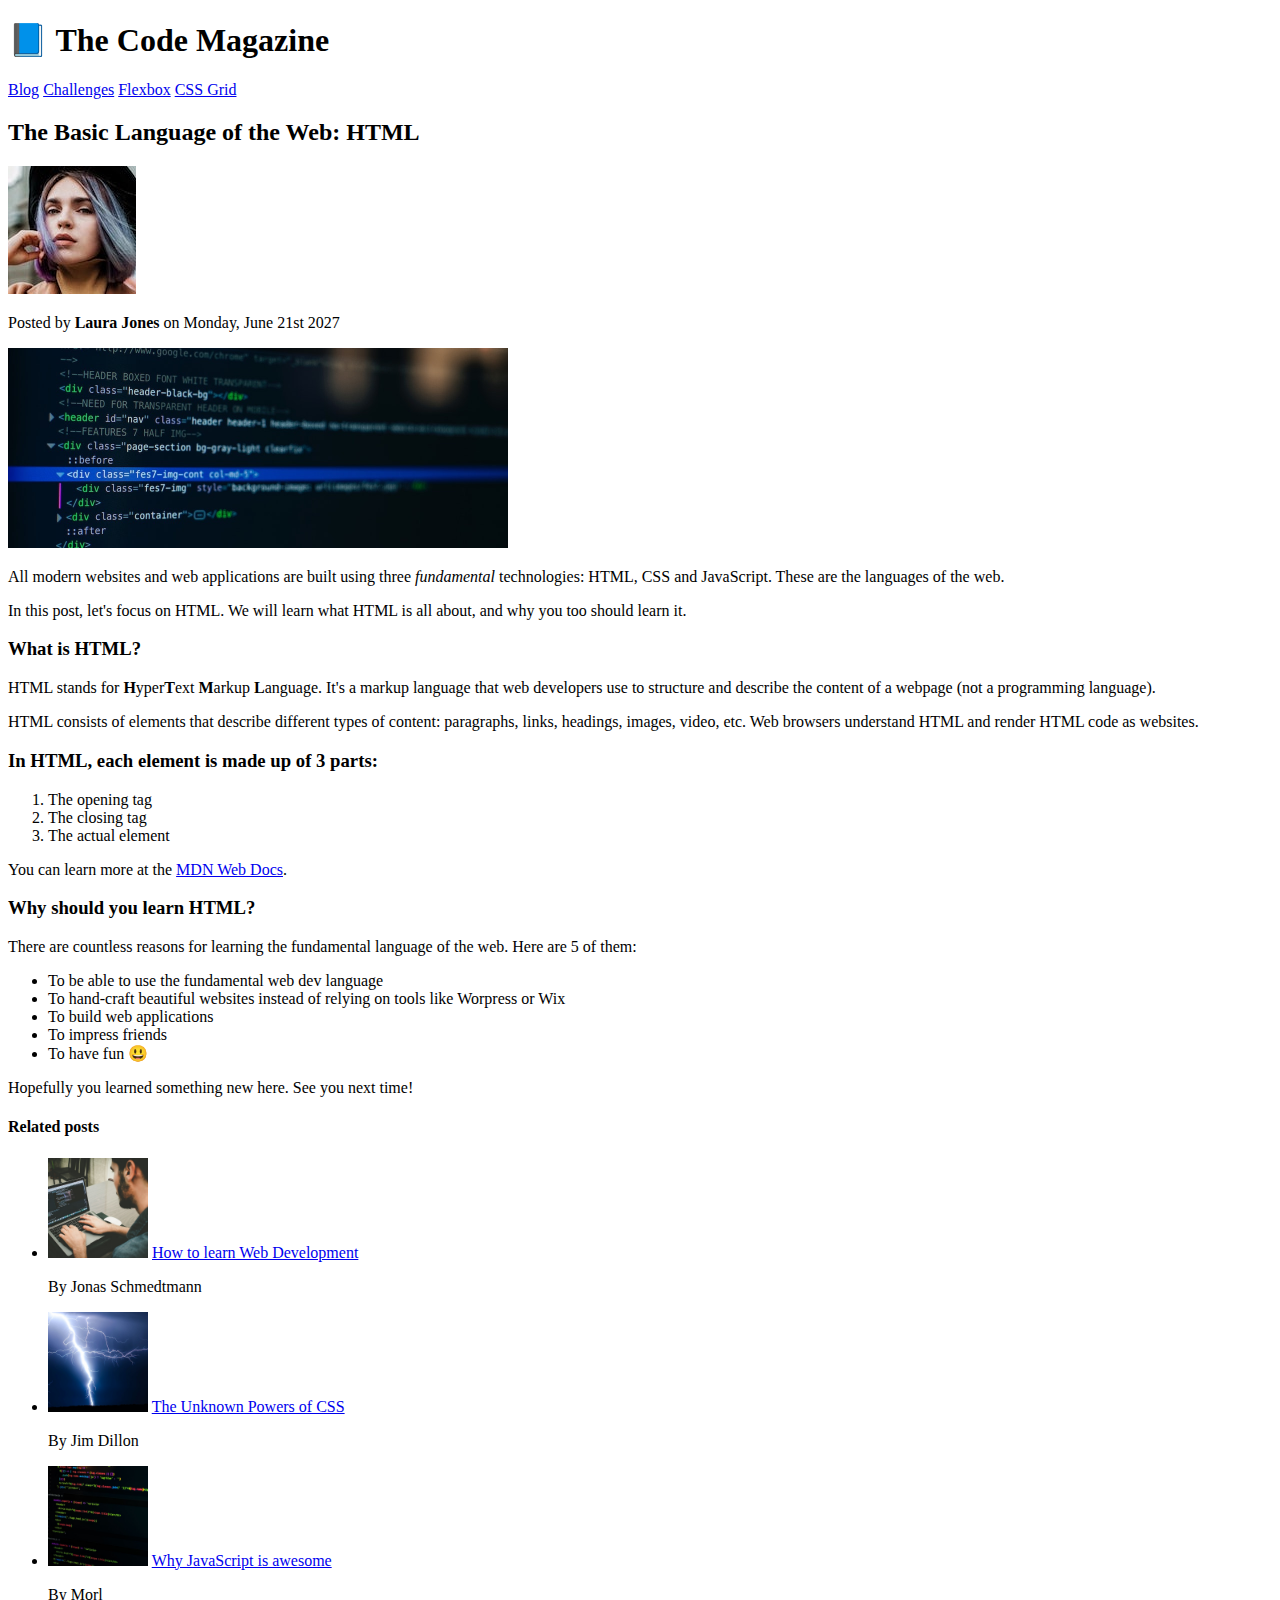
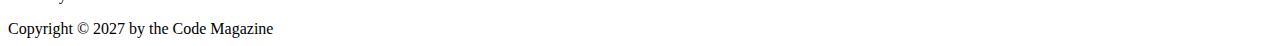
<file: css-course/html-css-course-master/starter/02-HTML-Fundamentals/index.html>
<!DOCTYPE html>
<html lang="en">
  <head>
    <meta charset="UTF-8" />
    <meta http-equiv="X-UA-Compatible" content="IE=edge" />
    <meta name="viewport" content="width=device-width, initial-scale=1.0" />
    <title>The Basic Language of the Web: HTML</title>
  </head>
  <body>
    <header>
      <h1>📘 The Code Magazine</h1>

      <nav>
        <a href="blog.html">Blog</a>
        <a href="#">Challenges</a>
        <a href="#">Flexbox</a>
        <a href="#">CSS Grid</a>
      </nav>
    </header>

    <article>
      <header>
        <h2>The Basic Language of the Web: HTML</h2>

        <img src="img/laura-jones.jpg" alt="Author picture" />

        <p>Posted by <strong>Laura Jones</strong> on Monday, June 21st 2027</p>

        <img
          src="img/post-img.jpg"
          alt="HTML code on a screen"
          width="500"
          height="200"
        />
      </header>

      <p>
        All modern websites and web applications are built using three
        <em>fundamental</em>
        technologies: HTML, CSS and JavaScript. These are the languages of the
        web.
      </p>

      <p>
        In this post, let's focus on HTML. We will learn what HTML is all about,
        and why you too should learn it.
      </p>

      <h3>What is HTML?</h3>
      <p>
        HTML stands for <strong>H</strong>yper<strong>T</strong>ext
        <strong>M</strong>arkup <strong>L</strong>anguage. It's a markup
        language that web developers use to structure and describe the content
        of a webpage (not a programming language).
      </p>

      <p>
        HTML consists of elements that describe different types of content:
        paragraphs, links, headings, images, video, etc. Web browsers understand
        HTML and render HTML code as websites.
      </p>

      <h3>In HTML, each element is made up of 3 parts:</h3>
      <ol>
        <li>The opening tag</li>
        <li>The closing tag</li>
        <li>The actual element</li>
      </ol>
      <p>
        You can learn more at the
        <a
          href="https://developer.mozilla.org/en-US/docs/Web/HTML"
          target="_blank"
        >
          MDN Web Docs</a
        >.
      </p>

      <h3>Why should you learn HTML?</h3>
      <p>
        There are countless reasons for learning the fundamental language of the
        web. Here are 5 of them:
      </p>

      <ul>
        <li>To be able to use the fundamental web dev language</li>
        <li>
          To hand-craft beautiful websites instead of relying on tools like
          Worpress or Wix
        </li>
        <li>To build web applications</li>
        <li>To impress friends</li>
        <li>To have fun 😃</li>
      </ul>

      <p>Hopefully you learned something new here. See you next time!</p>
    </article>

    <aside>
      <h4>Related posts</h4>
      <ul>
        <li>
          <img
            src="img/related-1.jpg"
            alt="Link to another article"
            width="100"
            height="100"
          />
          <a href="#">How to learn Web Development</a>
          <p>By Jonas Schmedtmann</p>
        </li>
        <li>
          <img
            src="img/related-2.jpg"
            alt="Link to another article"
            width="100"
            height="100"
          />
          <a href="#">The Unknown Powers of CSS</a>
          <p>By Jim Dillon</p>
        </li>
        <li>
          <img
            src="img/related-3.jpg"
            alt="Link to another article"
            width="100"
            height="100"
          />
          <a href="#">Why JavaScript is awesome</a>
          <p>By Morl</p>
        </li>
      </ul>
    </aside>

    <footer>Copyright &copy; 2027 by the Code Magazine</footer>
  </body>
</html>
</file>
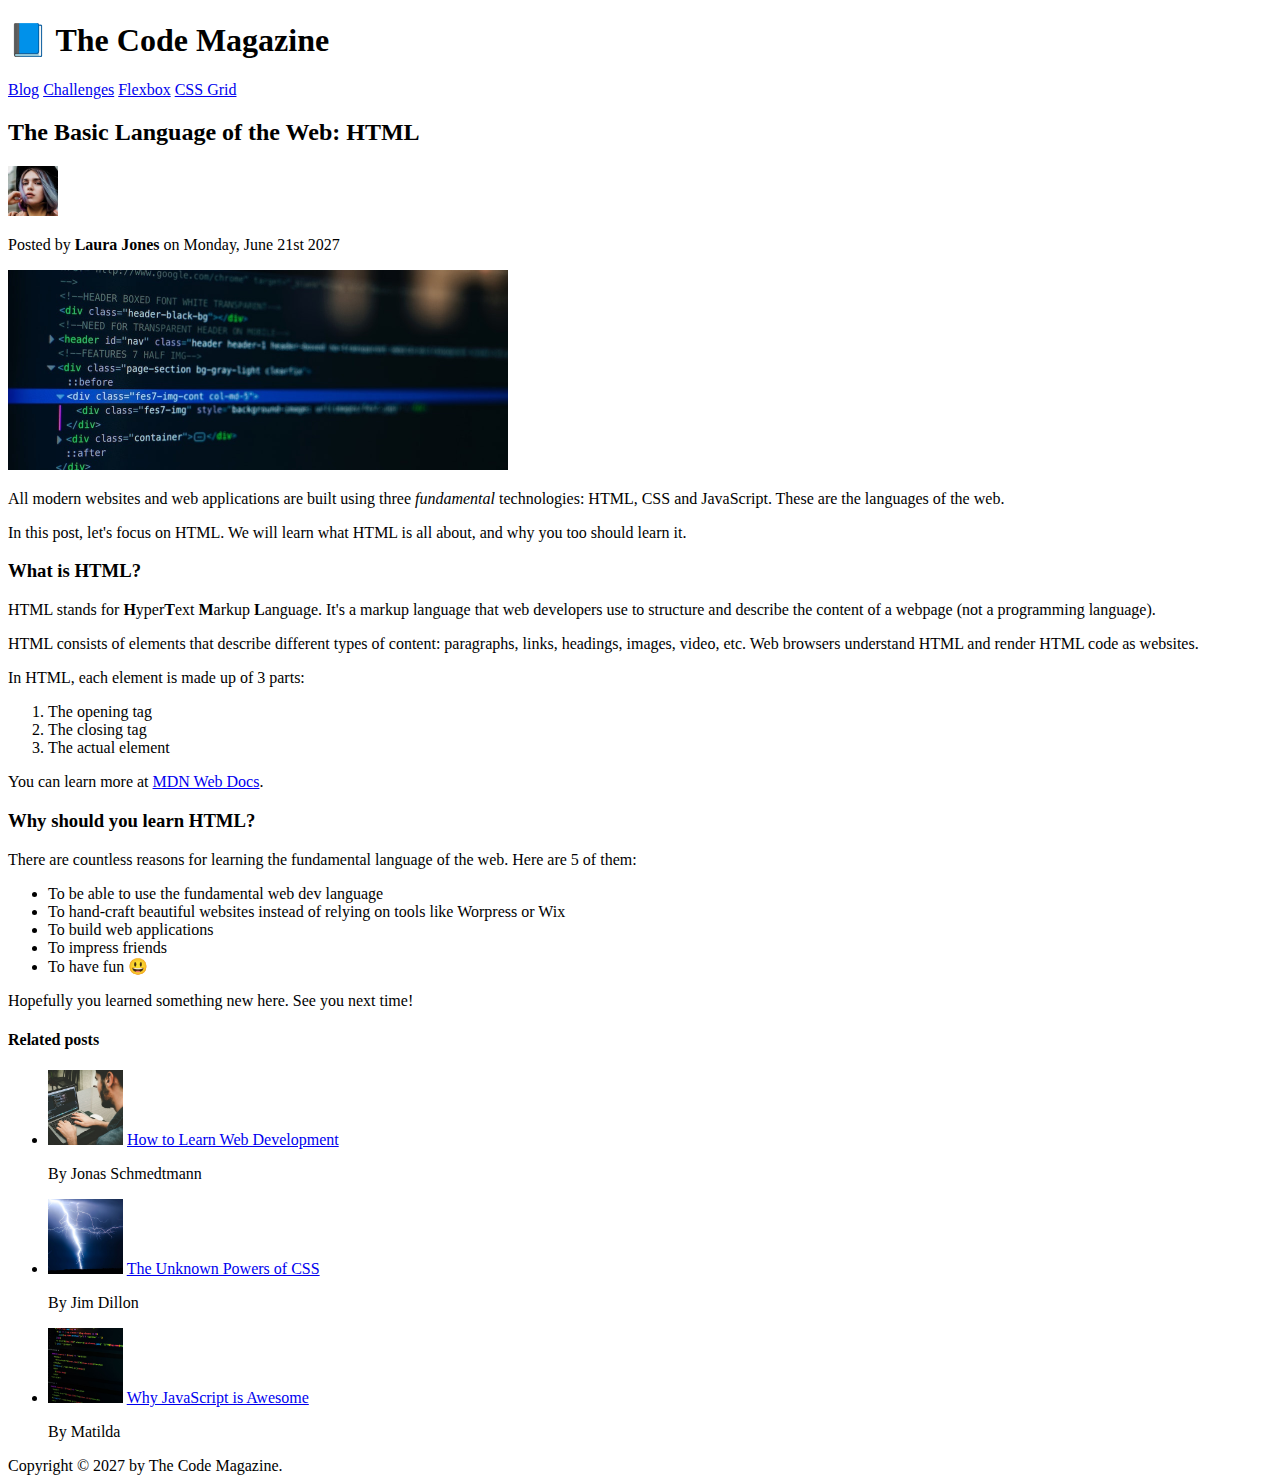
<file: css-course/html-css-course-master/starter/03-CSS-Fundamentals/index.html>
<!DOCTYPE html>
<html lang="en">
  <head>
    <meta charset="UTF-8" />
    <title>The Basic Language of the Web: HTML</title>
  </head>

  <body>
    <!--
    <h1>The Basic Language of the Web: HTML</h1>
    <h2>The Basic Language of the Web: HTML</h2>
    <h3>The Basic Language of the Web: HTML</h3>
    <h4>The Basic Language of the Web: HTML</h4>
    <h5>The Basic Language of the Web: HTML</h5>
    <h6>The Basic Language of the Web: HTML</h6>
    -->

    <header>
      <h1>📘 The Code Magazine</h1>

      <nav>
        <a href="blog.html">Blog</a>
        <a href="#">Challenges</a>
        <a href="#">Flexbox</a>
        <a href="#">CSS Grid</a>
      </nav>
    </header>

    <article>
      <header>
        <h2>The Basic Language of the Web: HTML</h2>

        <img
          src="img/laura-jones.jpg"
          alt="Headshot of Laura Jones"
          height="50"
          width="50"
        />

        <p>Posted by <strong>Laura Jones</strong> on Monday, June 21st 2027</p>

        <img
          src="img/post-img.jpg"
          alt="HTML code on a screen"
          width="500"
          height="200"
        />
      </header>

      <p>
        All modern websites and web applications are built using three
        <em>fundamental</em>
        technologies: HTML, CSS and JavaScript. These are the languages of the
        web.
      </p>

      <p>
        In this post, let's focus on HTML. We will learn what HTML is all about,
        and why you too should learn it.
      </p>

      <h3>What is HTML?</h3>
      <p>
        HTML stands for <strong>H</strong>yper<strong>T</strong>ext
        <strong>M</strong>arkup <strong>L</strong>anguage. It's a markup
        language that web developers use to structure and describe the content
        of a webpage (not a programming language).
      </p>
      <p>
        HTML consists of elements that describe different types of content:
        paragraphs, links, headings, images, video, etc. Web browsers understand
        HTML and render HTML code as websites.
      </p>
      <p>In HTML, each element is made up of 3 parts:</p>

      <ol>
        <li>The opening tag</li>
        <li>The closing tag</li>
        <li>The actual element</li>
      </ol>

      <p>
        You can learn more at
        <a
          href="https://developer.mozilla.org/en-US/docs/Web/HTML"
          target="_blank"
          >MDN Web Docs</a
        >.
      </p>

      <h3>Why should you learn HTML?</h3>

      <p>
        There are countless reasons for learning the fundamental language of the
        web. Here are 5 of them:
      </p>

      <ul>
        <li>To be able to use the fundamental web dev language</li>
        <li>
          To hand-craft beautiful websites instead of relying on tools like
          Worpress or Wix
        </li>
        <li>To build web applications</li>
        <li>To impress friends</li>
        <li>To have fun 😃</li>
      </ul>

      <p>Hopefully you learned something new here. See you next time!</p>
    </article>

    <aside>
      <h4>Related posts</h4>

      <ul>
        <li>
          <img
            src="img/related-1.jpg"
            alt="Person programming"
            width="75"
            width="75"
          />
          <a href="#">How to Learn Web Development</a>
          <p>By Jonas Schmedtmann</p>
        </li>
        <li>
          <img src="img/related-2.jpg" alt="Lightning" width="75" heigth="75" />
          <a href="#">The Unknown Powers of CSS</a>
          <p>By Jim Dillon</p>
        </li>
        <li>
          <img
            src="img/related-3.jpg"
            alt="JavaScript code on a screen"
            width="75"
            height="75"
          />
          <a href="#">Why JavaScript is Awesome</a>
          <p>By Matilda</p>
        </li>
      </ul>
    </aside>

    <footer>Copyright &copy; 2027 by The Code Magazine.</footer>
  </body>
</html>
</file>
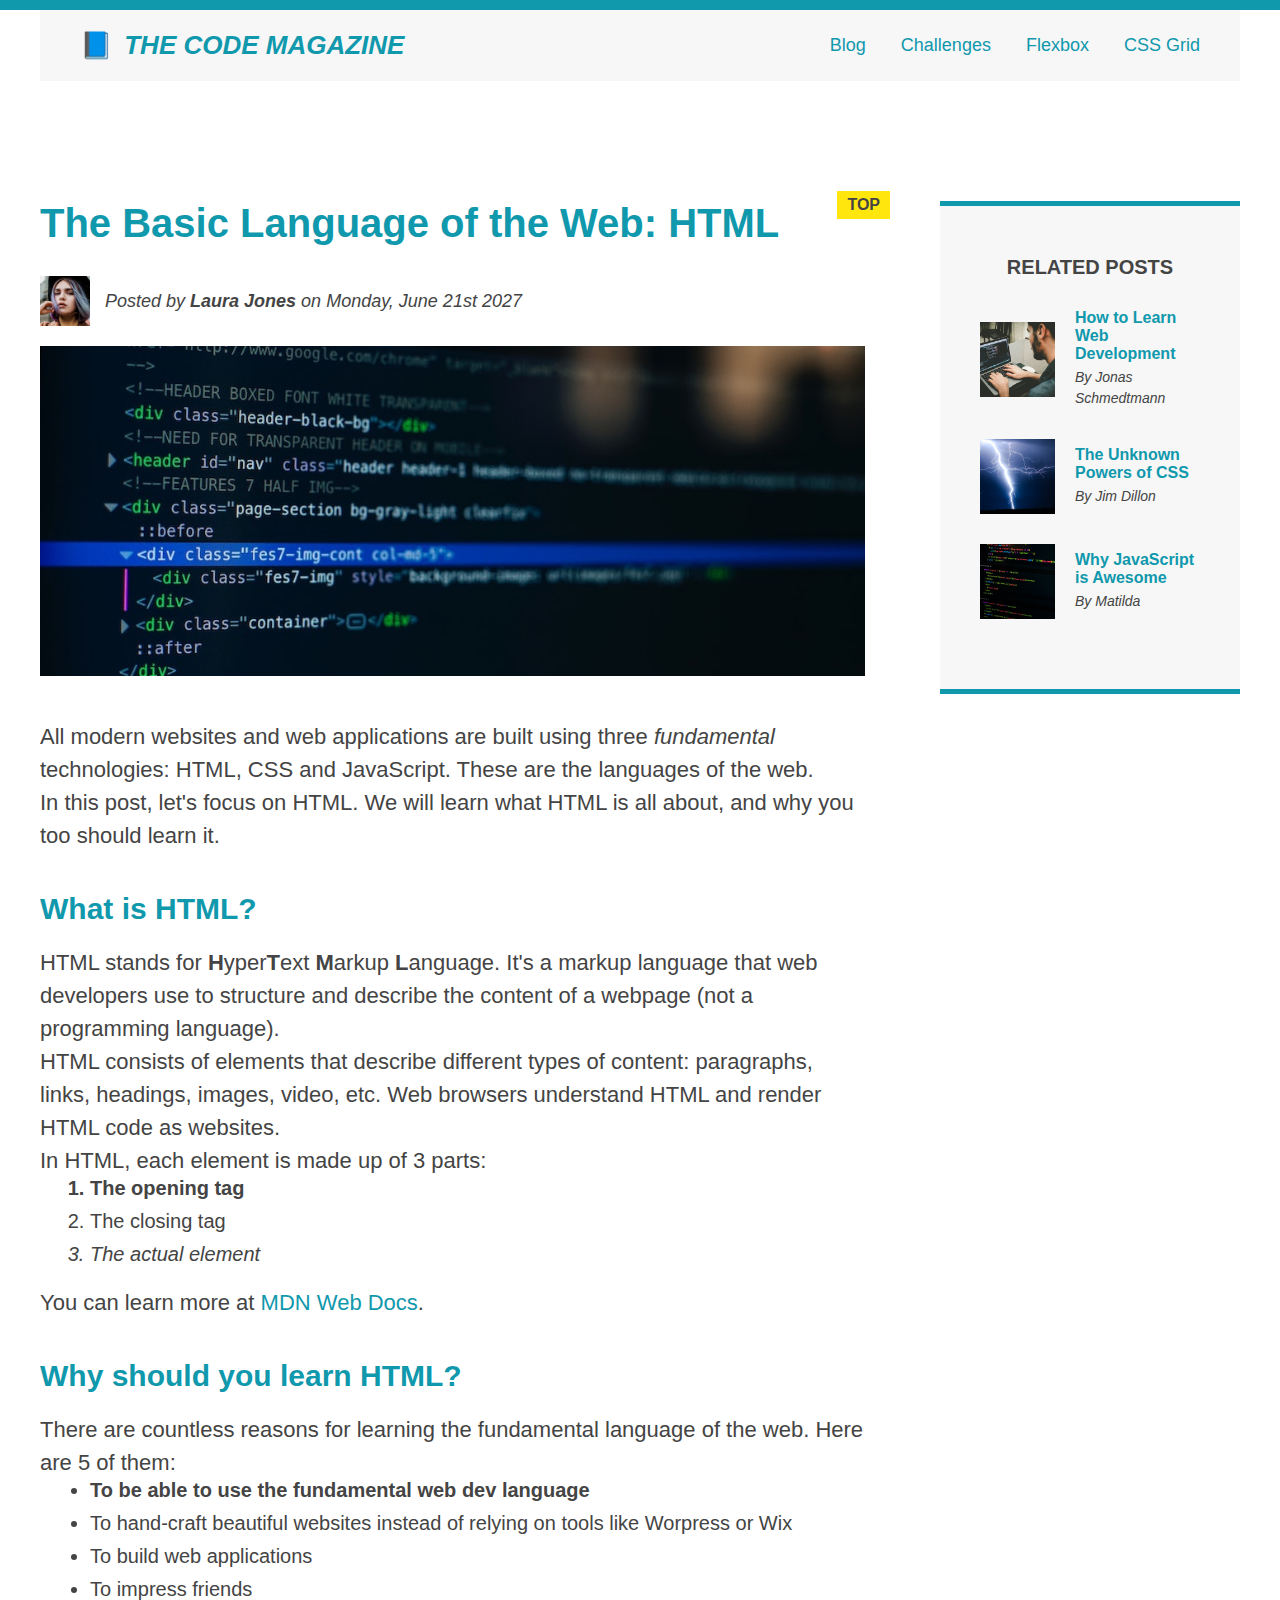
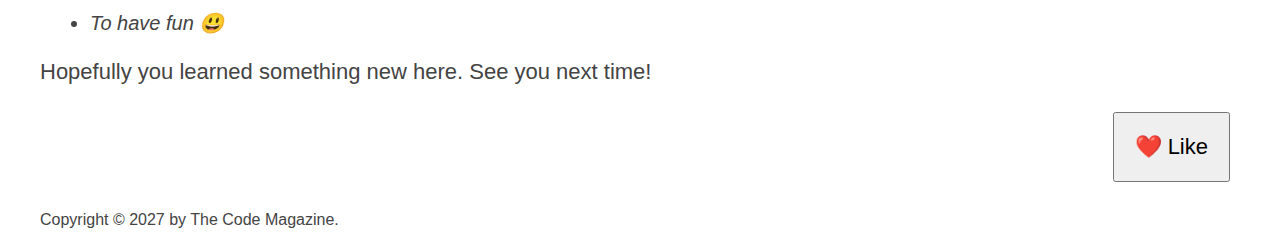
<file: css-course/html-css-course-master/starter/04-CSS-Layouts/index.html>
<!DOCTYPE html>
<html lang="en">
  <head>
    <meta charset="UTF-8" />
    <link href="style.css" rel="stylesheet" />

    <title>The Basic Language of the Web: HTML</title>
  </head>

  <body>
    <!--
    <h1>The Basic Language of the Web: HTML</h1>
    <h2>The Basic Language of the Web: HTML</h2>
    <h3>The Basic Language of the Web: HTML</h3>
    <h4>The Basic Language of the Web: HTML</h4>
    <h5>The Basic Language of the Web: HTML</h5>
    <h6>The Basic Language of the Web: HTML</h6>
    -->

    <div class="container">
      <header class="main-header clearfix">
        <h1>📘 The Code Magazine</h1>

        <nav>
          <!-- <strong>This is the navigation</strong> -->
          <a href="blog.html">Blog</a>
          <a href="#">Challenges</a>
          <a href="flexbox.html">Flexbox</a>
          <a href="css-grid.html">CSS Grid</a>
        </nav>

        <!-- <div class="clear"></div> -->
      </header>

      <!-- only necessary for flexbox -->
      <!-- <div class="row"> -->
      <article>
        <header class="post-header">
          <h2>The Basic Language of the Web: HTML</h2>

          <div class="author-box">
            <img
              src="img/laura-jones.jpg"
              alt="Headshot of Laura Jones"
              height="50"
              width="50"
              class="author-img"
            />

            <p id="author" class="author">
              Posted by <strong>Laura Jones</strong> on Monday, June 21st 2027
            </p>
          </div>

          <img
            src="img/post-img.jpg"
            alt="HTML code on a screen"
            width="500"
            height="200"
            class="post-img"
          />
          <button>❤️ Like</button>
        </header>

        <p>
          All modern websites and web applications are built using three
          <em>fundamental</em>
          technologies: HTML, CSS and JavaScript. These are the languages of the
          web.
        </p>

        <p>
          In this post, let's focus on HTML. We will learn what HTML is all
          about, and why you too should learn it.
        </p>

        <h3>What is HTML?</h3>
        <p>
          HTML stands for <strong>H</strong>yper<strong>T</strong>ext
          <strong>M</strong>arkup <strong>L</strong>anguage. It's a markup
          language that web developers use to structure and describe the content
          of a webpage (not a programming language).
        </p>
        <p>
          HTML consists of elements that describe different types of content:
          paragraphs, links, headings, images, video, etc. Web browsers
          understand HTML and render HTML code as websites.
        </p>
        <p>In HTML, each element is made up of 3 parts:</p>

        <ol>
          <li class="first-li">The opening tag</li>
          <li>The closing tag</li>
          <li>The actual element</li>
        </ol>

        <p>
          You can learn more at
          <a
            href="https://developer.mozilla.org/en-US/docs/Web/HTML"
            target="_blank"
            >MDN Web Docs</a
          >.
        </p>

        <h3>Why should you learn HTML?</h3>

        <p>
          There are countless reasons for learning the fundamental language of
          the web. Here are 5 of them:
        </p>

        <ul>
          <li class="first-li">
            To be able to use the fundamental web dev language
          </li>
          <li>
            To hand-craft beautiful websites instead of relying on tools like
            Worpress or Wix
          </li>
          <li>To build web applications</li>
          <li>To impress friends</li>
          <li>To have fun 😃</li>
        </ul>

        <p>Hopefully you learned something new here. See you next time!</p>
      </article>

      <aside>
        <h4>Related posts</h4>

        <ul class="related">
          <li class="related-post">
            <img
              src="img/related-1.jpg"
              alt="Person programming"
              width="75"
              height="75"
            />
            <div>
              <a href="#" class="related-link">How to Learn Web Development</a>
              <p class="related-author">By Jonas Schmedtmann</p>
            </div>
          </li>
          <li class="related-post">
            <img
              src="img/related-2.jpg"
              alt="Lightning"
              width="75"
              height="75"
            />
            <div>
              <a href="#" class="related-link">The Unknown Powers of CSS</a>
              <p class="related-author">By Jim Dillon</p>
            </div>
          </li>
          <li class="related-post">
            <img
              src="img/related-3.jpg"
              alt="JavaScript code on a screen"
              width="75"
              height="75"
            />
            <div>
              <a href="#" class="related-link">Why JavaScript is Awesome</a>
              <p class="related-author">By Matilda</p>
            </div>
          </li>
        </ul>
      </aside>
      <!-- </div> -->

      <footer>
        <p id="copyright" class="copyright text">
          Copyright &copy; 2027 by The Code Magazine.
        </p>
      </footer>
    </div>
  </body>
</html>
</file>
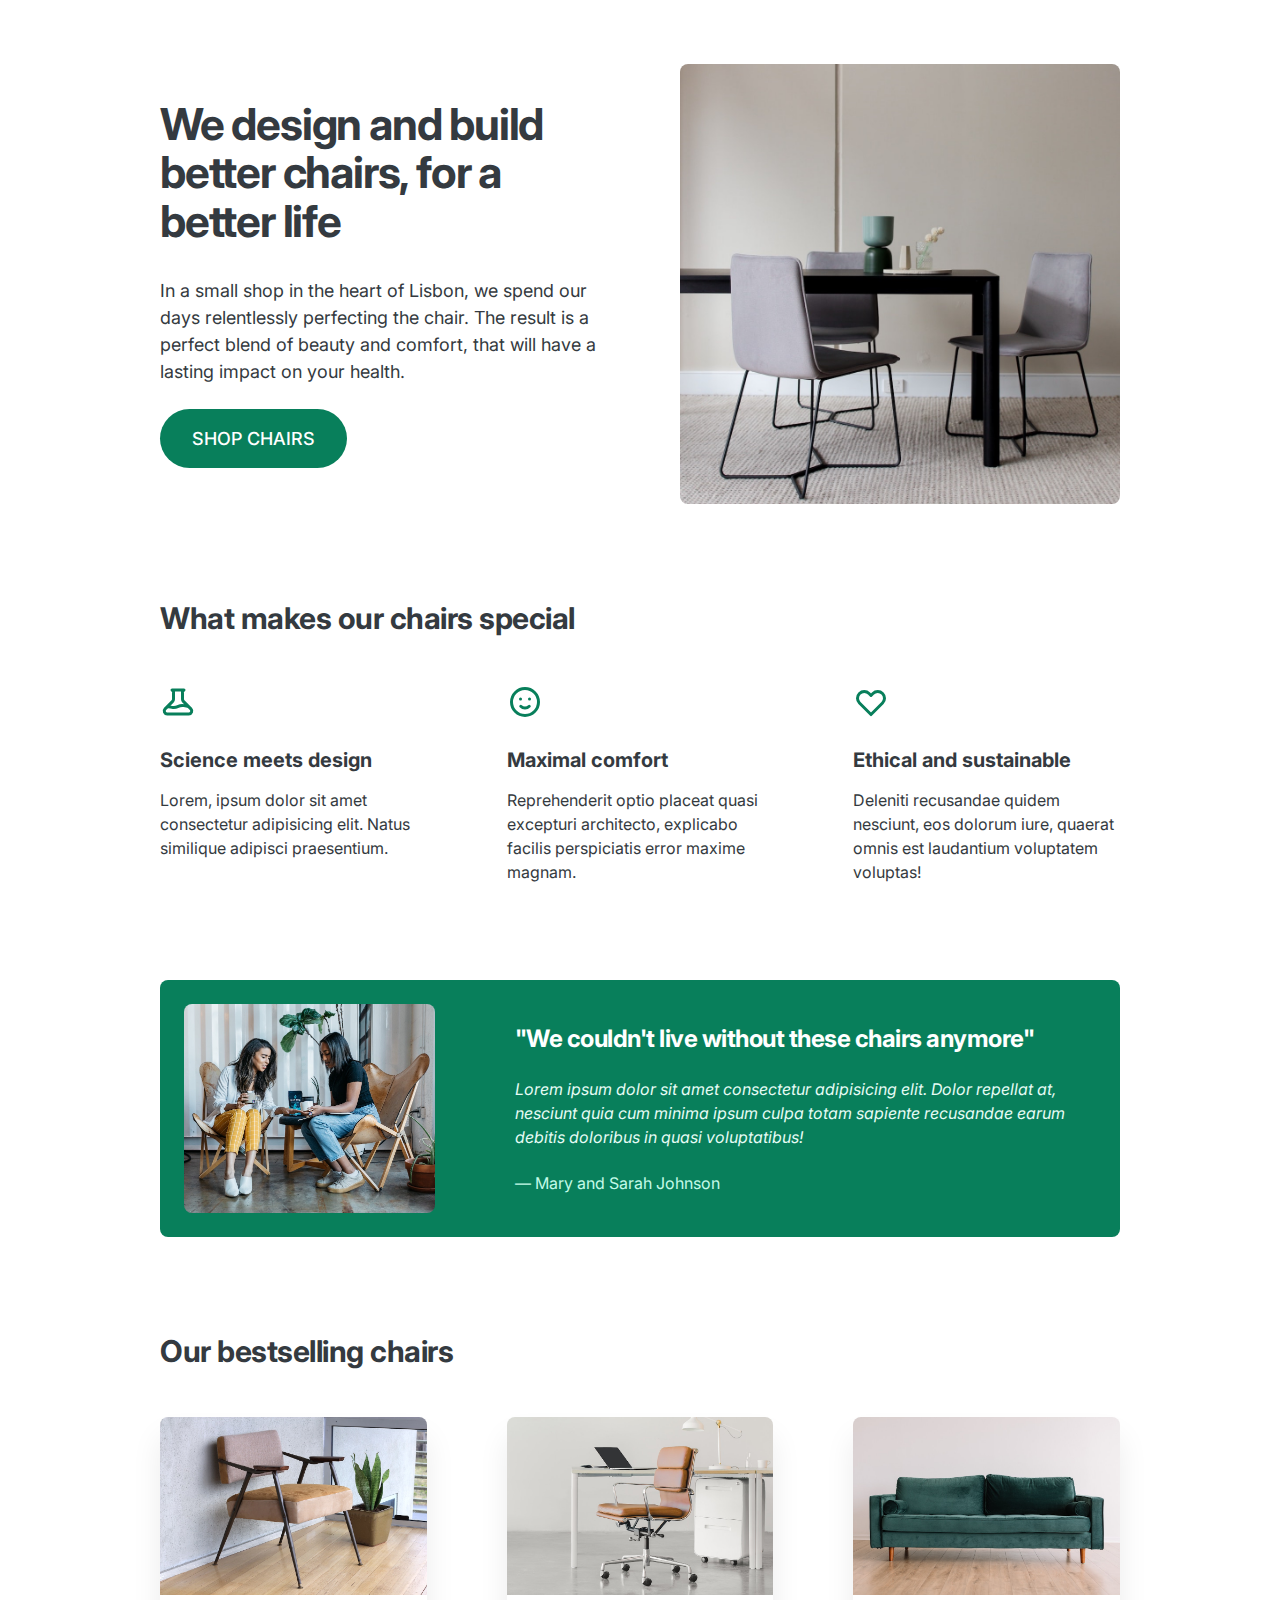
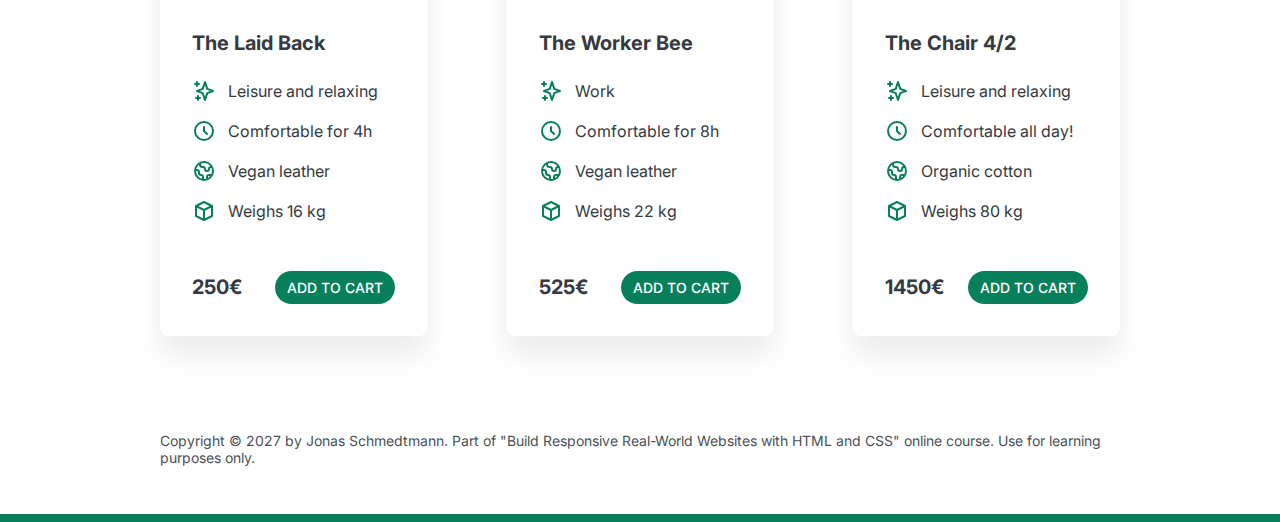
<file: css-course/html-css-course-master/starter/05-Design/index.html>
<!DOCTYPE html>
<html lang="en">
  <head>
    <meta charset="UTF-8" />
    <meta http-equiv="X-UA-Compatible" content="IE=edge" />
    <meta name="viewport" content="width=device-width, initial-scale=1.0" />
    <link rel="preconnect" href="https://fonts.googleapis.com">
    <link rel="preconnect" href="https://fonts.gstatic.com" crossorigin>
    <link href="https://fonts.googleapis.com/css2?family=Inter:wght@400;500;700&display=swap" rel="stylesheet">

    <link rel="stylesheet" href="style.css" />
    <title>Lisbon Chair Shop</title>
  </head>
  <body>
    <div class="container">
      <header>
        <div class="header-text-box">
          <h1>We design and build better chairs, for a better life</h1>
          <p class="header-text">
            In a small shop in the heart of Lisbon, we spend our days
            relentlessly perfecting the chair. The result is a perfect blend of
            beauty and comfort, that will have a lasting impact on your health.
          </p>
          <a class="btn btn--big" href="#">Shop chairs</a>
        </div>
        <img src="hero.jpg" alt="Photo" />
      </header>

      <section>
        <h2>What makes our chairs special</h2>
        <div class="grid-3-cols">
          <div>
            <svg xmlns="http://www.w3.org/2000/svg" class="feature-icon" fill="none" viewBox="0 0 24 24" stroke="currentColor" stroke-width="2">
              <path stroke-linecap="round" stroke-linejoin="round" d="M19.428 15.428a2 2 0 00-1.022-.547l-2.387-.477a6 6 0 00-3.86.517l-.318.158a6 6 0 01-3.86.517L6.05 15.21a2 2 0 00-1.806.547M8 4h8l-1 1v5.172a2 2 0 00.586 1.414l5 5c1.26 1.26.367 3.414-1.415 3.414H4.828c-1.782 0-2.674-2.154-1.414-3.414l5-5A2 2 0 009 10.172V5L8 4z" />
            </svg>
            <p class="features-title"><strong>Science meets design</strong></p>
            <p class="features-text">
              Lorem, ipsum dolor sit amet consectetur adipisicing elit. Natus
              similique adipisci praesentium.
            </p>
          </div>

          <div>
            <svg xmlns="http://www.w3.org/2000/svg" class="feature-icon" fill="none" viewBox="0 0 24 24" stroke="currentColor" stroke-width="2">
              <path stroke-linecap="round" stroke-linejoin="round" d="M14.828 14.828a4 4 0 01-5.656 0M9 10h.01M15 10h.01M21 12a9 9 0 11-18 0 9 9 0 0118 0z" />
            </svg>
            <p class="features-title">
              <strong>Maximal comfort</strong>
            </p>
            <p class="features-text">
              Reprehenderit optio placeat quasi excepturi architecto, explicabo
              facilis perspiciatis error maxime magnam.
            </p>
          </div>

          <div>
            <svg xmlns="http://www.w3.org/2000/svg" class="feature-icon" fill="none" viewBox="0 0 24 24" stroke="currentColor" stroke-width="2">
              <path stroke-linecap="round" stroke-linejoin="round" d="M4.318 6.318a4.5 4.5 0 000 6.364L12 20.364l7.682-7.682a4.5 4.5 0 00-6.364-6.364L12 7.636l-1.318-1.318a4.5 4.5 0 00-6.364 0z" />
            </svg>
            <p class="features-title">
              <strong>Ethical and sustainable</strong>
            </p>
            <p class="features-text">
              Deleniti recusandae quidem nesciunt, eos dolorum iure, quaerat
              omnis est laudantium voluptatem voluptas!
            </p>
          </div>
        </div>
      </section>

      <section class="testimonial-section">
        <div class="grid-3-cols">
          <img src="customers.jpg" alt="People sitting on chairs" />
          <div class="testimonial-box">
            <h2>"We couldn't live without these chairs anymore"</h2>
            <blockquote class="testimonial-text">
              Lorem ipsum dolor sit amet consectetur adipisicing elit. Dolor
              repellat at, nesciunt quia cum minima ipsum culpa totam sapiente
              recusandae earum debitis doloribus in quasi voluptatibus!
            </blockquote>
            <p class="testimonial-author">&mdash; Mary and Sarah Johnson</p>
          </div>
        </div>
      </section>

      <section>
        <h2>Our bestselling chairs</h2>
        <div class="grid-3-cols">
          <figure class="chair">
            <img src="chair-1.jpg" alt="Chair" />
            <div class="chair-box">
              <h3>The Laid Back</h3>
              <ul class="chair-details">
                <li>
                  <svg xmlns="http://www.w3.org/2000/svg" class="chair-icon" fill="none" viewBox="0 0 24 24" stroke="currentColor" stroke-width="2">
                    <path stroke-linecap="round" stroke-linejoin="round" d="M5 3v4M3 5h4M6 17v4m-2-2h4m5-16l2.286 6.857L21 12l-5.714 2.143L13 21l-2.286-6.857L5 12l5.714-2.143L13 3z" />
                  </svg>
                  <span>Leisure and relaxing</span>
                </li>
                <li>
                  <svg xmlns="http://www.w3.org/2000/svg" class="chair-icon" fill="none" viewBox="0 0 24 24" stroke="currentColor" stroke-width="2">
                    <path stroke-linecap="round" stroke-linejoin="round" d="M12 8v4l3 3m6-3a9 9 0 11-18 0 9 9 0 0118 0z" />
                  </svg>
                  <span>Comfortable for 4h</span>
                </li>
                <li>
                  <svg xmlns="http://www.w3.org/2000/svg" class="chair-icon" fill="none" viewBox="0 0 24 24" stroke="currentColor" stroke-width="2">
                    <path stroke-linecap="round" stroke-linejoin="round" d="M3.055 11H5a2 2 0 012 2v1a2 2 0 002 2 2 2 0 012 2v2.945M8 3.935V5.5A2.5 2.5 0 0010.5 8h.5a2 2 0 012 2 2 2 0 104 0 2 2 0 012-2h1.064M15 20.488V18a2 2 0 012-2h3.064M21 12a9 9 0 11-18 0 9 9 0 0118 0z" />
                  </svg>
                  <span>Vegan leather</span>
                </li>
                <li>
                  <svg xmlns="http://www.w3.org/2000/svg" class="chair-icon" fill="none" viewBox="0 0 24 24" stroke="currentColor" stroke-width="2">
                    <path stroke-linecap="round" stroke-linejoin="round" d="M20 7l-8-4-8 4m16 0l-8 4m8-4v10l-8 4m0-10L4 7m8 4v10M4 7v10l8 4" />
                  </svg>
                  <span>Weighs 16 kg</span>
                </li>
              </ul>
              <div class="chair-price">
                <strong>250€</strong>
                <a href="#" class="btn btn--small">Add to cart</a>
              </div>
            </div>
          </figure>

          <figure class="chair">
            <img src="chair-2.jpg" alt="Chair" />
            <div class="chair-box">
              <h3>The Worker Bee</h3>
              <ul class="chair-details">
                <li> <svg xmlns="http://www.w3.org/2000/svg" class="chair-icon" fill="none" viewBox="0 0 24 24" stroke="currentColor" stroke-width="2">
                  <path stroke-linecap="round" stroke-linejoin="round" d="M5 3v4M3 5h4M6 17v4m-2-2h4m5-16l2.286 6.857L21 12l-5.714 2.143L13 21l-2.286-6.857L5 12l5.714-2.143L13 3z" />
                </svg>
                  <span>Work</span>
                </li>
                <li><svg xmlns="http://www.w3.org/2000/svg" class="chair-icon" fill="none" viewBox="0 0 24 24" stroke="currentColor" stroke-width="2">
                  <path stroke-linecap="round" stroke-linejoin="round" d="M12 8v4l3 3m6-3a9 9 0 11-18 0 9 9 0 0118 0z" />
                </svg>
                  <span>Comfortable for 8h</span>
                </li>
                <li> <svg xmlns="http://www.w3.org/2000/svg" class="chair-icon" fill="none" viewBox="0 0 24 24" stroke="currentColor" stroke-width="2">
                  <path stroke-linecap="round" stroke-linejoin="round" d="M3.055 11H5a2 2 0 012 2v1a2 2 0 002 2 2 2 0 012 2v2.945M8 3.935V5.5A2.5 2.5 0 0010.5 8h.5a2 2 0 012 2 2 2 0 104 0 2 2 0 012-2h1.064M15 20.488V18a2 2 0 012-2h3.064M21 12a9 9 0 11-18 0 9 9 0 0118 0z" />
                </svg>
                  <span>Vegan leather</span>
                </li>
                <li><svg xmlns="http://www.w3.org/2000/svg" class="chair-icon" fill="none" viewBox="0 0 24 24" stroke="currentColor" stroke-width="2">
                  <path stroke-linecap="round" stroke-linejoin="round" d="M20 7l-8-4-8 4m16 0l-8 4m8-4v10l-8 4m0-10L4 7m8 4v10M4 7v10l8 4" />
                </svg>
                  <span>Weighs 22 kg</span>
                </li>
              </ul>
              <div class="chair-price">
                <strong>525€</strong>
                <a href="#" class="btn btn--small">Add to cart</a>
              </div>
            </div>
          </figure>

          <figure class="chair">
            <img src="chair-3.jpg" alt="Chair" />
            <div class="chair-box">
              <h3>The Chair 4/2</h3>
              <ul class="chair-details">
                <li> <svg xmlns="http://www.w3.org/2000/svg" class="chair-icon" fill="none" viewBox="0 0 24 24" stroke="currentColor" stroke-width="2">
                  <path stroke-linecap="round" stroke-linejoin="round" d="M5 3v4M3 5h4M6 17v4m-2-2h4m5-16l2.286 6.857L21 12l-5.714 2.143L13 21l-2.286-6.857L5 12l5.714-2.143L13 3z" />
                </svg>
                  <span>Leisure and relaxing</span>
                </li>
                <li><svg xmlns="http://www.w3.org/2000/svg" class="chair-icon" fill="none" viewBox="0 0 24 24" stroke="currentColor" stroke-width="2">
                  <path stroke-linecap="round" stroke-linejoin="round" d="M12 8v4l3 3m6-3a9 9 0 11-18 0 9 9 0 0118 0z" />
                </svg>
                  <span>Comfortable all day!</span>
                </li>
                <li> <svg xmlns="http://www.w3.org/2000/svg" class="chair-icon" fill="none" viewBox="0 0 24 24" stroke="currentColor" stroke-width="2">
                  <path stroke-linecap="round" stroke-linejoin="round" d="M3.055 11H5a2 2 0 012 2v1a2 2 0 002 2 2 2 0 012 2v2.945M8 3.935V5.5A2.5 2.5 0 0010.5 8h.5a2 2 0 012 2 2 2 0 104 0 2 2 0 012-2h1.064M15 20.488V18a2 2 0 012-2h3.064M21 12a9 9 0 11-18 0 9 9 0 0118 0z" />
                </svg>
                  <span>Organic cotton</span>
                </li>
                <li><svg xmlns="http://www.w3.org/2000/svg" class="chair-icon" fill="none" viewBox="0 0 24 24" stroke="currentColor" stroke-width="2">
                  <path stroke-linecap="round" stroke-linejoin="round" d="M20 7l-8-4-8 4m16 0l-8 4m8-4v10l-8 4m0-10L4 7m8 4v10M4 7v10l8 4" />
                </svg>
                  <span>Weighs 80 kg</span>
                </li>
              </ul>
              <div class="chair-price">
                <strong>1450€</strong>
                <a href="#" class="btn btn--small">Add to cart</a>
              </div>
            </div>
          </figure>
        </div>
      </section>

      <footer>
        Copyright &copy; 2027 by Jonas Schmedtmann. Part of "Build Responsive
        Real-World Websites with HTML and CSS" online course. Use for learning
        purposes only.
      </footer>
    </div>
  </body>
</html>
</file>
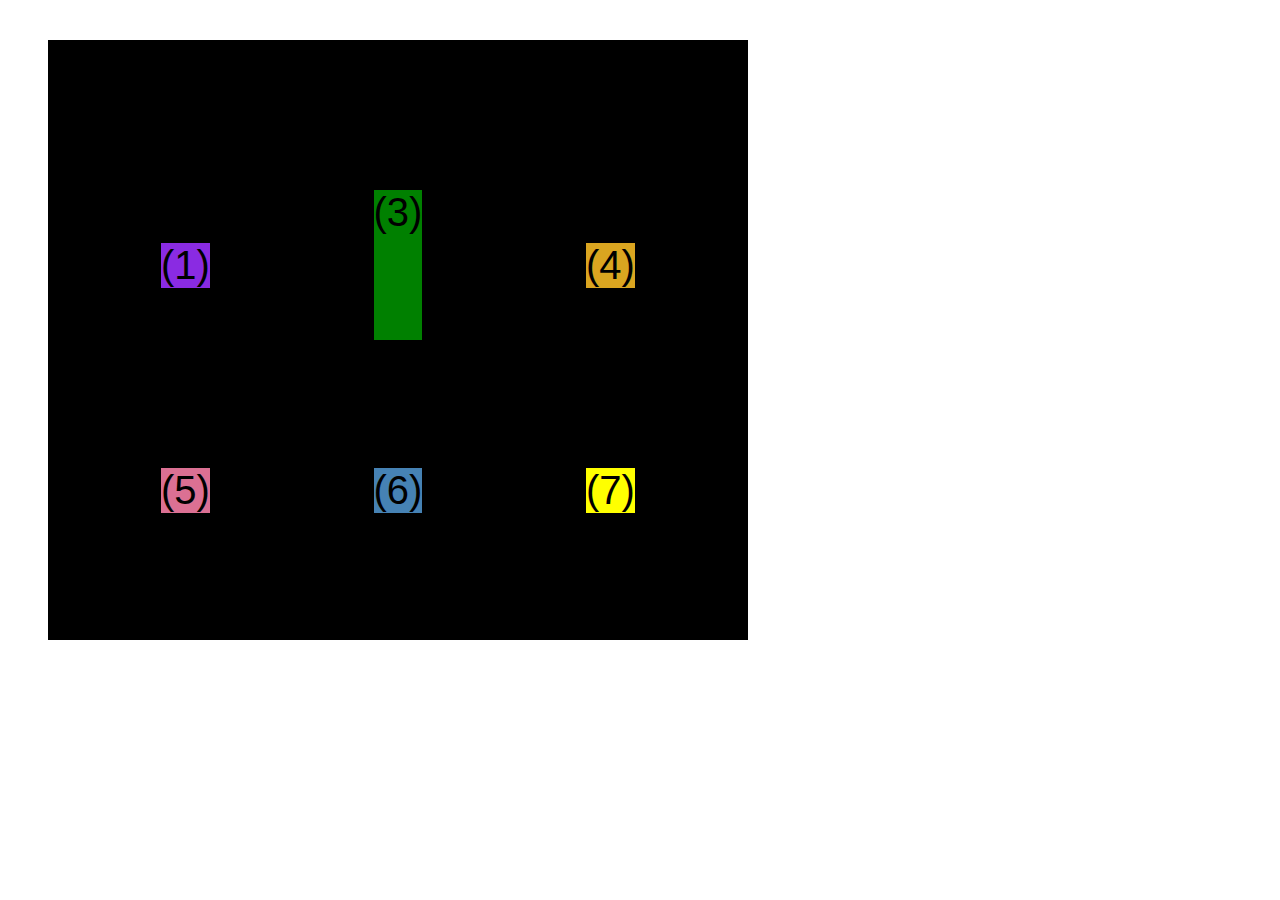
<file: css-course/html-css-course-master/starter/04-CSS-Layouts/css-grid.html>
<!DOCTYPE html>
<html lang="en">
  <head>
    <meta charset="UTF-8" />
    <meta http-equiv="X-UA-Compatible" content="IE=edge" />
    <meta name="viewport" content="width=device-width, initial-scale=1.0" />
    <title>CSS Grid</title>
    <style>
      .el--1 {
        background-color: blueviolet;
      }
      .el--2 {
        background-color: orangered;
      }
      .el--3 {
        background-color: green;
        height: 150px;
      }
      .el--4 {
        background-color: goldenrod;
      }
      .el--5 {
        background-color: palevioletred;
      }
      .el--6 {
        background-color: steelblue;
      }
      .el--7 {
        background-color: yellow;
      }
      .el--8 {
        background-color: crimson;
      }

      .container--1 {
        /* STARTER */
        font-family: sans-serif;
        background-color: #ddd;
        font-size: 40px;
        margin: 40px;

        /* CSS GRID */
        display: grid;
        grid-template-columns: repeat(4, 1fr);
        grid-template-rows: 1fr 1fr 1fr;
        /* gap: 30px; */
        column-gap: 20px;
        row-gap: 40px;

        /* TEMP */
        display: none;
      }
      /* 
      .el--4 {
        grid-row: 1 / -1;
      }

      .el--8 {
        grid-column: 2/3;
        grid-row: 1/2;
      }

      .el--2 {
        grid-column: 1 / span 3;
        grid-row: 2;
      } */

      .container--2 {
        /* STARTER */
        font-family: sans-serif;
        background-color: black;
        font-size: 40px;
        margin: 40px;

        width: 700px;
        height: 600px;

        /* CSS GRID */
        display: grid;
        grid-template-columns: 125px 200px 125px;
        grid-template-rows: 250px 100px;
        gap: 50px;

        /* Aligning tracks inside container */
        justify-content: center;
        align-content: center;

        /* Aligning items inside cells */
        align-items: center;
        justify-items: center;
      }
    </style>
  </head>
  <body>
    <div class="container--1">
      <div class="el el--1">(1) HTML</div>
      <div class="el el--2">(2) and</div>
      <div class="el el--3">(3) CSS</div>
      <div class="el el--4">(4) are</div>
      <div class="el el--5">(5) amazing</div>
      <div class="el el--6">(6) languages</div>
      <div class="el el--7">(7) to</div>
      <div class="el el--8">(8) learn</div>
    </div>

    <div class="container--2">
      <div class="el el--1">(1)</div>
      <div class="el el--3">(3)</div>
      <div class="el el--4">(4)</div>
      <div class="el el--5">(5)</div>
      <div class="el el--6">(6)</div>
      <div class="el el--7">(7)</div>
    </div>
  </body>
</html>
</file>
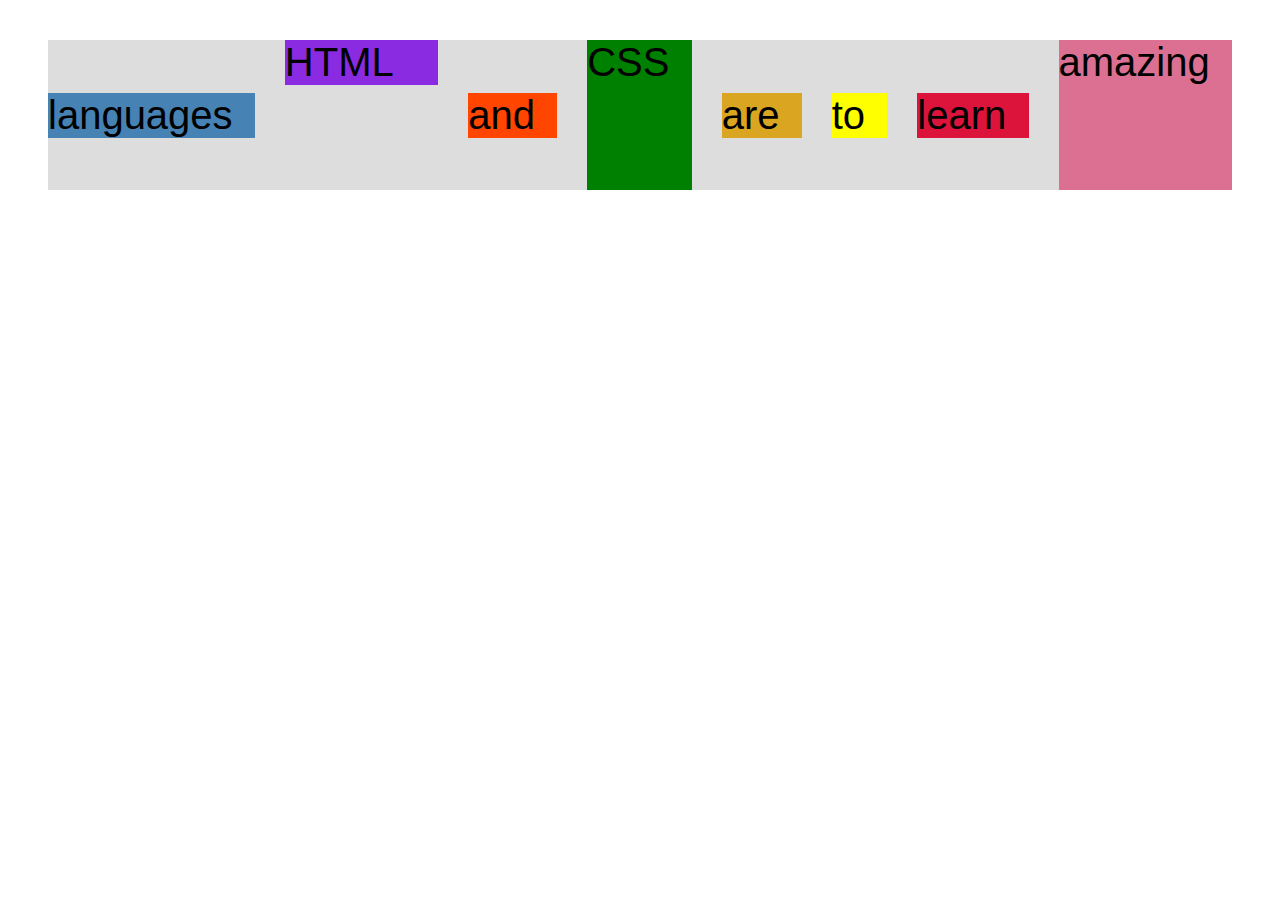
<file: css-course/html-css-course-master/starter/04-CSS-Layouts/flexbox.html>
<!DOCTYPE html>
<html lang="en">
  <head>
    <meta charset="UTF-8" />
    <meta http-equiv="X-UA-Compatible" content="IE=edge" />
    <meta name="viewport" content="width=device-width, initial-scale=1.0" />
    <title>Flexbox</title>
    <style>
      .el--1 {
        background-color: blueviolet;
      }
      .el--2 {
        background-color: orangered;
      }
      .el--3 {
        background-color: green;
        height: 150px;
      }
      .el--4 {
        background-color: goldenrod;
      }
      .el--5 {
        background-color: palevioletred;
      }
      .el--6 {
        background-color: steelblue;
      }
      .el--7 {
        background-color: yellow;
      }
      .el--8 {
        background-color: crimson;
      }

      .container {
        /* STARTER */
        font-family: sans-serif;
        background-color: #ddd;
        font-size: 40px;
        margin: 40px;

        /* FLEXBOX */
        display: flex;
        align-items: center;
        justify-content: flex-start;
        gap: 30px;
      }

      .el {
        /* flex-basis: 200px; */
        flex-shrink: 0;
        flex-grow: 1;
      }

      .el--1 {
        align-self: flex-start;
        flex-grow: 2;
      }

      .el--5 {
        align-self: stretch;
        order: 1;
      }

      .el--6 {
        order: -1;
      }
    </style>
  </head>
  <body>
    <div class="container">
      <div class="el el--1">HTML</div>
      <div class="el el--2">and</div>
      <div class="el el--3">CSS</div>
      <div class="el el--4">are</div>
      <div class="el el--5">amazing</div>
      <div class="el el--6">languages</div>
      <div class="el el--7">to</div>
      <div class="el el--8">learn</div>
    </div>
  </body>
</html>
</file>
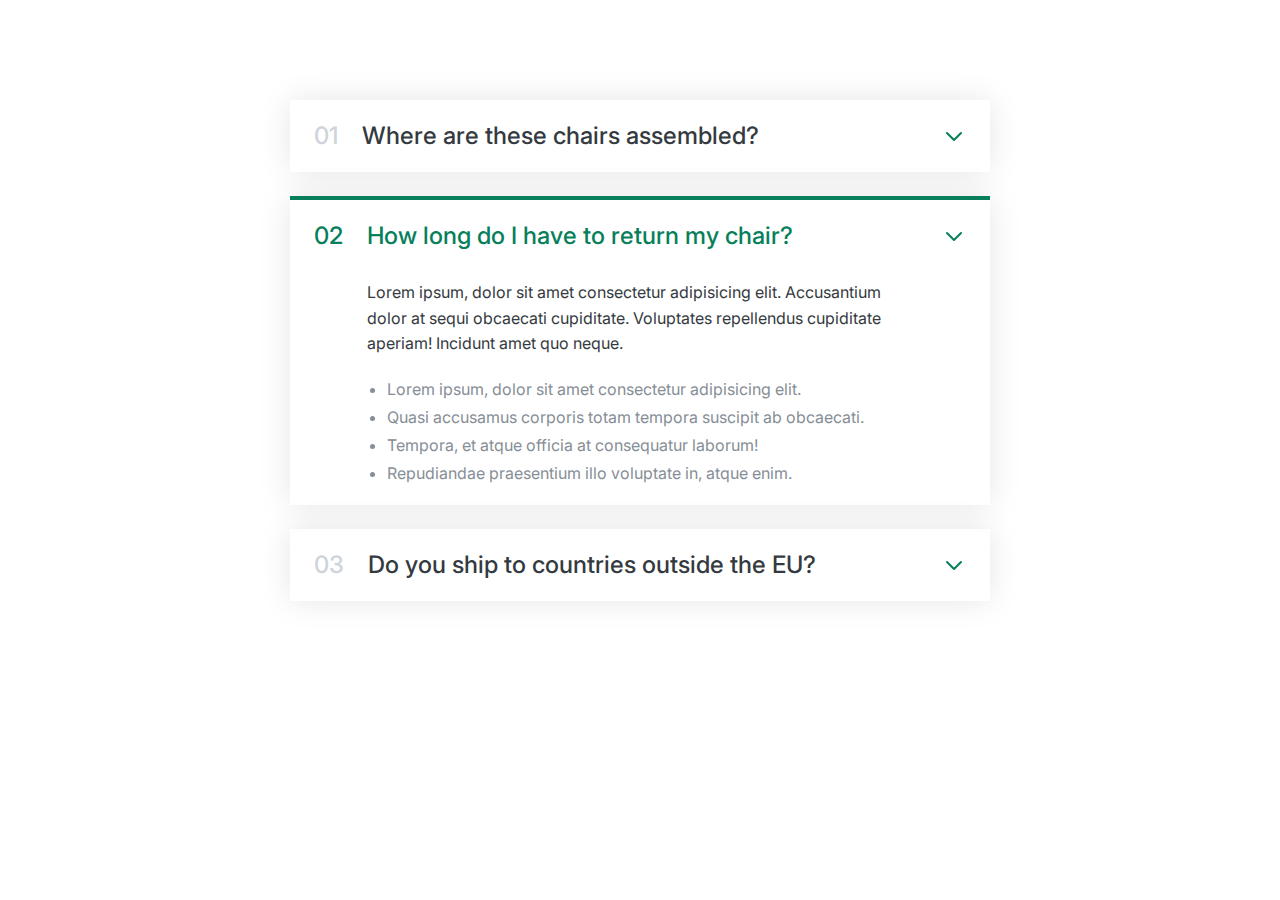
<file: css-course/html-css-course-master/starter/06-Components/01-accordion.html>
<!DOCTYPE html>
<html lang="en">
  <head>
    <meta charset="UTF-8" />
    <meta http-equiv="X-UA-Compatible" content="IE=edge" />
    <meta name="viewport" content="width=device-width, initial-scale=1.0" />
    <link
      href="https://fonts.googleapis.com/css2?family=Inter:wght@400;500;700&display=swap"
      rel="stylesheet"
    />

    <title>Accordion Component</title>

    <style>
      /*
      SPACING SYSTEM (px)
      2 / 4 / 8 / 12 / 16 / 24 / 32 / 48 / 64 / 80 / 96 / 128
      FONT SIZE SYSTEM (px)
      10 / 12 / 14 / 16 / 18 / 20 / 24 / 30 / 36 / 44 / 52 / 62 / 74 / 86 / 98
      */
      /* 
      MAIN COLOR: #087f5b
      GREY COLOR: #343a40
      */

      * {
        margin: 0;
        padding: 0;
        box-sizing: border-box;
      }

      body {
        font-family: "Inter", sans-serif;
        color: #343a40;
        line-height: 1;
      }

      .accordion {
        width: 700px;
        margin: 100px auto;

        display: flex;
        flex-direction: column;
        gap: 24px;
      }

      .item {
        box-shadow: 0 0 32px rgba(0, 0, 0, 0.1);
        padding: 24px;

        display: grid;
        grid-template-columns: auto 1fr auto;
        column-gap: 24px;
        row-gap: 32px;
        align-items: center;
      }

      .number,
      .text {
        font-size: 24px;
        font-weight: 500;
        /* color: #087f5b; */
      }

      .number {
        color: #ced4da;
      }

      .icon {
        width: 24px;
        height: 24px;
        stroke: #087f5b;
      }

      .hidden-box {
        grid-column: 2;
        display: none;
      }

      .hidden-box p {
        line-height: 1.6;
        margin-bottom: 24px;
      }

      .hidden-box ul {
        color: #868e96;
        margin-left: 20px;

        display: flex;
        flex-direction: column;
        gap: 12px;
      }

      /* OPEN STATE */
      .open {
        border-top: 4px solid #087f5b;
      }

      .open .hidden-box {
        display: block;
      }

      .open .number,
      .open .text {
        color: #087f5b;
      }
    </style>
  </head>
  <body>
    <div class="accordion">
      <div class="item">
        <p class="number">01</p>
        <p class="text">Where are these chairs assembled?</p>
        <svg
          xmlns="http://www.w3.org/2000/svg"
          class="icon"
          fill="none"
          viewBox="0 0 24 24"
          stroke="currentColor"
        >
          <path
            stroke-linecap="round"
            stroke-linejoin="round"
            stroke-width="2"
            d="M19 9l-7 7-7-7"
          />
        </svg>
        <div class="hidden-box">
          <p>
            Lorem ipsum, dolor sit amet consectetur adipisicing elit.
            Accusantium dolor at sequi obcaecati cupiditate. Voluptates
            repellendus cupiditate aperiam! Incidunt amet quo neque.
          </p>
          <ul>
            <li>Lorem ipsum, dolor sit amet consectetur adipisicing elit.</li>
            <li>
              Quasi accusamus corporis totam tempora suscipit ab obcaecati.
            </li>
            <li>Tempora, et atque officia at consequatur laborum!</li>
            <li>Repudiandae praesentium illo voluptate in, atque enim.</li>
          </ul>
        </div>
      </div>

      <div class="item open">
        <p class="number">02</p>
        <p class="text">How long do I have to return my chair?</p>
        <svg
          xmlns="http://www.w3.org/2000/svg"
          class="icon"
          fill="none"
          viewBox="0 0 24 24"
          stroke="currentColor"
        >
          <path
            stroke-linecap="round"
            stroke-linejoin="round"
            stroke-width="2"
            d="M19 9l-7 7-7-7"
          />
        </svg>
        <div class="hidden-box">
          <p>
            Lorem ipsum, dolor sit amet consectetur adipisicing elit.
            Accusantium dolor at sequi obcaecati cupiditate. Voluptates
            repellendus cupiditate aperiam! Incidunt amet quo neque.
          </p>
          <ul>
            <li>Lorem ipsum, dolor sit amet consectetur adipisicing elit.</li>
            <li>
              Quasi accusamus corporis totam tempora suscipit ab obcaecati.
            </li>
            <li>Tempora, et atque officia at consequatur laborum!</li>
            <li>Repudiandae praesentium illo voluptate in, atque enim.</li>
          </ul>
        </div>
      </div>

      <div class="item">
        <p class="number">03</p>
        <p class="text">Do you ship to countries outside the EU?</p>
        <svg
          xmlns="http://www.w3.org/2000/svg"
          class="icon"
          fill="none"
          viewBox="0 0 24 24"
          stroke="currentColor"
        >
          <path
            stroke-linecap="round"
            stroke-linejoin="round"
            stroke-width="2"
            d="M19 9l-7 7-7-7"
          />
        </svg>
        <div class="hidden-box">
          <p>
            Lorem ipsum, dolor sit amet consectetur adipisicing elit.
            Accusantium dolor at sequi obcaecati cupiditate. Voluptates
            repellendus cupiditate aperiam! Incidunt amet quo neque.
          </p>
          <ul>
            <li>Lorem ipsum, dolor sit amet consectetur adipisicing elit.</li>
            <li>
              Quasi accusamus corporis totam tempora suscipit ab obcaecati.
            </li>
            <li>Tempora, et atque officia at consequatur laborum!</li>
            <li>Repudiandae praesentium illo voluptate in, atque enim.</li>
          </ul>
        </div>
      </div>
    </div>
    <script src="accordion-app.js"></script>
  </body>
</html>
</file>
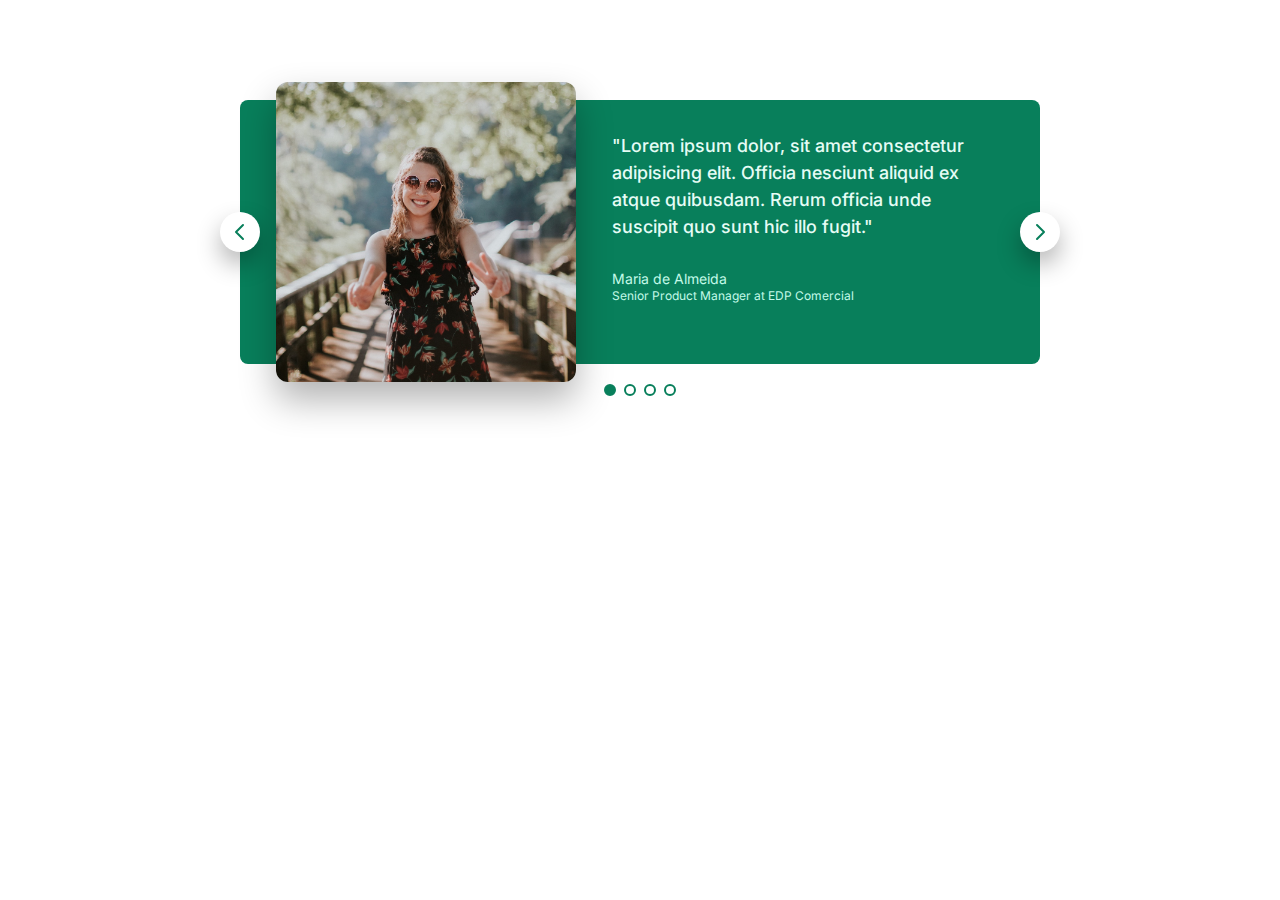
<file: css-course/html-css-course-master/starter/06-Components/02-carrousel.html>
<!DOCTYPE html>
<html lang="en">
  <head>
    <meta charset="UTF-8" />
    <meta http-equiv="X-UA-Compatible" content="IE=edge" />
    <meta name="viewport" content="width=device-width, initial-scale=1.0" />
    <link
      href="https://fonts.googleapis.com/css2?family=Inter:wght@400;500;700&display=swap"
      rel="stylesheet"
    />

    <title>Carousel Component</title>

    <style>
      /*
      SPACING SYSTEM (px)
      2 / 4 / 8 / 12 / 16 / 24 / 32 / 48 / 64 / 80 / 96 / 128
      FONT SIZE SYSTEM (px)
      10 / 12 / 14 / 16 / 18 / 20 / 24 / 30 / 36 / 44 / 52 / 62 / 74 / 86 / 98
      */
      /* 
      MAIN COLOR: #087f5b
      GREY COLOR: #343a40
      */

      * {
        margin: 0;
        padding: 0;
        box-sizing: border-box;
      }

      body {
        font-family: "Inter", sans-serif;
        color: #343a40;
        line-height: 1;
      }

      .carousel {
        background-color: #087f5b;
        padding: 32px 48px 32px 86px;
        width: 800px;
        margin: 100px auto;
        border-radius: 8px;

        display: flex;
        /* align-items: center; */
        gap: 86px;
        position: relative;
      }

      img {
        height: 200px;
        border-radius: 8px;
        transform: scale(1.5);
        box-shadow: 0 12px 24px rgba(0, 0, 0, 0.3);
      }

      .testimonial-text {
        font-size: 18px;
        font-weight: 500;
        line-height: 1.5;
        margin-bottom: 32px;
        color: #e6fcf5;
      }
      .testimonial-author {
        font-size: 14px;
        margin-bottom: 4px;
        color: #c3fae8;
      }
      .testimonial-job {
        font-size: 12px;
        color: #c3fae8;
      }

      /* CONTROLS */

      .btn {
        background-color: #fff;
        border: none;
        width: 40px;
        height: 40px;
        position: absolute;
        border-radius: 50%;

        display: flex;
        align-items: center;
        justify-content: center;
        box-shadow: 0 12px 24px rgba(0, 0, 0, 0.3);
      }

      .btn-icon {
        height: 24px;
        width: 24px;
        stroke: #087f5b;
        cursor: pointer;
      }

      .btn--left {
        left: 0;
        top: 50%;

        transform: translate(-50%, -50%);
      }

      .btn--right {
        right: 0;
        top: 50%;

        transform: translate(50%, -50%);
      }

      .dots {
        position: absolute;
        left: 50%;
        bottom: 0;
        transform: translate(-50%, 32px);

        display: flex;
        gap: 8px;
      }

      .dot {
        height: 12px;
        width: 12px;
        background-color: #fff;
        border: 2px solid #087f5b;
        border-radius: 50%;
        cursor: pointer;
      }

      .dot--fill {
        background-color: #087f5b;
      }
    </style>
  </head>
  <body>
    <div class="carousel">
      <img src="maria.jpg" alt="Maria de Almeida" />
      <blockquote class="testimonial">
        <p class="testimonial-text">
          "Lorem ipsum dolor, sit amet consectetur adipisicing elit. Officia
          nesciunt aliquid ex atque quibusdam. Rerum officia unde suscipit quo
          sunt hic illo fugit."
        </p>
        <p class="testimonial-author">Maria de Almeida</p>
        <p class="testimonial-job">Senior Product Manager at EDP Comercial</p>
      </blockquote>

      <button class="btn btn--left">
        <svg
          xmlns="http://www.w3.org/2000/svg"
          class="btn-icon"
          fill="none"
          viewBox="0 0 24 24"
          stroke="currentColor"
        >
          <path
            stroke-linecap="round"
            stroke-linejoin="round"
            stroke-width="2"
            d="M15 19l-7-7 7-7"
          />
        </svg>
      </button>

      <button class="btn btn--right">
        <svg
          xmlns="http://www.w3.org/2000/svg"
          class="btn-icon"
          fill="none"
          viewBox="0 0 24 24"
          stroke="currentColor"
        >
          <path
            stroke-linecap="round"
            stroke-linejoin="round"
            stroke-width="2"
            d="M9 5l7 7-7 7"
          />
        </svg>
      </button>
      <div class="dots">
        <div class="dot dot--fill">&nbsp;</div>
        <div class="dot">&nbsp;</div>
        <div class="dot">&nbsp;</div>
        <div class="dot">&nbsp;</div>
      </div>
    </div>
    <!-- <script src="accordion-app.js"></script> -->
  </body>
</html>
</file>
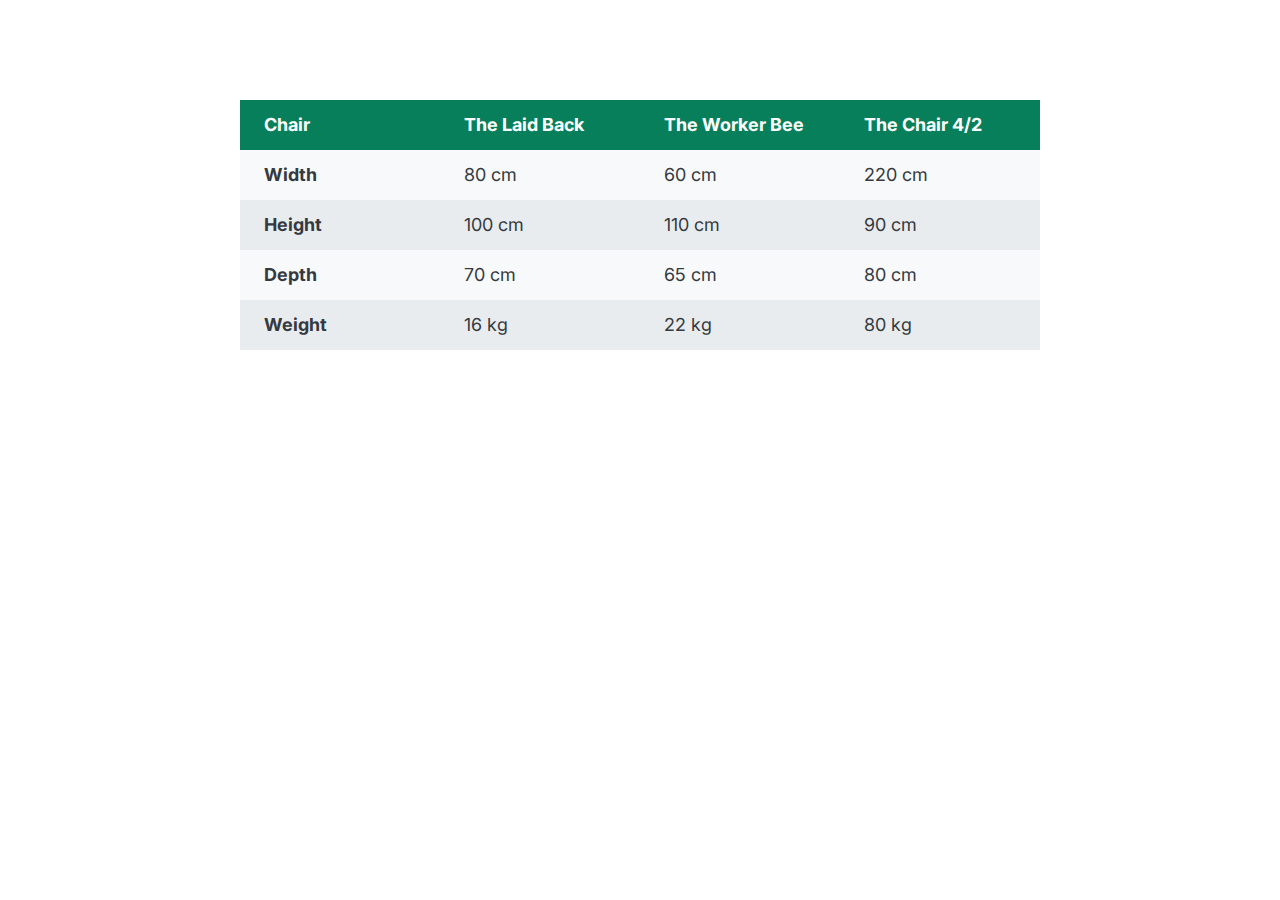
<file: css-course/html-css-course-master/starter/06-Components/03-table.html>
<!DOCTYPE html>
<html lang="en">
  <head>
    <meta charset="UTF-8" />
    <meta http-equiv="X-UA-Compatible" content="IE=edge" />
    <meta name="viewport" content="width=device-width, initial-scale=1.0" />
    <link
      href="https://fonts.googleapis.com/css2?family=Inter:wght@400;500;700&display=swap"
      rel="stylesheet"
    />

    <title>Table Component</title>

    <style>
      /*
      SPACING SYSTEM (px)
      2 / 4 / 8 / 12 / 16 / 24 / 32 / 48 / 64 / 80 / 96 / 128
      FONT SIZE SYSTEM (px)
      10 / 12 / 14 / 16 / 18 / 20 / 24 / 30 / 36 / 44 / 52 / 62 / 74 / 86 / 98
      */
      /* 
      MAIN COLOR: #087f5b
      GREY COLOR: #343a40
      */

      * {
        margin: 0;
        padding: 0;
        box-sizing: border-box;
      }

      body {
        font-family: "Inter", sans-serif;
        color: #343a40;
        line-height: 1;
        display: flex;
        justify-content: center;
      }

      table {
        width: 800px;
        margin-top: 100px;
        font-size: 18px;
        /* border: 1px solid #343a40;*/
        border-collapse: collapse;
      }

      th,
      td {
        /* border: 1px solid #343a40; */
        padding: 16px 24px;
        text-align: left;
      }

      thead th {
        background-color: #087f5b;
        color: #fff;
        width: 25%;
      }

      tbody tr:nth-child(odd) {
        background-color: #f8f9fa;
      }

      tbody tr:nth-child(even) {
        background-color: #e9ecef;
      }
    </style>
  </head>
  <body>
    <table>
      <thead>
        <tr>
          <th>Chair</th>
          <th>The Laid Back</th>
          <th>The Worker Bee</th>
          <th>The Chair 4/2</th>
        </tr>
      </thead>

      <tbody>
        <tr>
          <th>Width</th>
          <td>80 cm</td>
          <td>60 cm</td>
          <td>220 cm</td>
        </tr>
        <tr>
          <th>Height</th>
          <td>100 cm</td>
          <td>110 cm</td>
          <td>90 cm</td>
        </tr>
        <tr>
          <th>Depth</th>
          <td>70 cm</td>
          <td>65 cm</td>
          <td>80 cm</td>
        </tr>
        <tr>
          <th>Weight</th>
          <td>16 kg</td>
          <td>22 kg</td>
          <td>80 kg</td>
        </tr>
      </tbody>
    </table>
  </body>
</html>
</file>
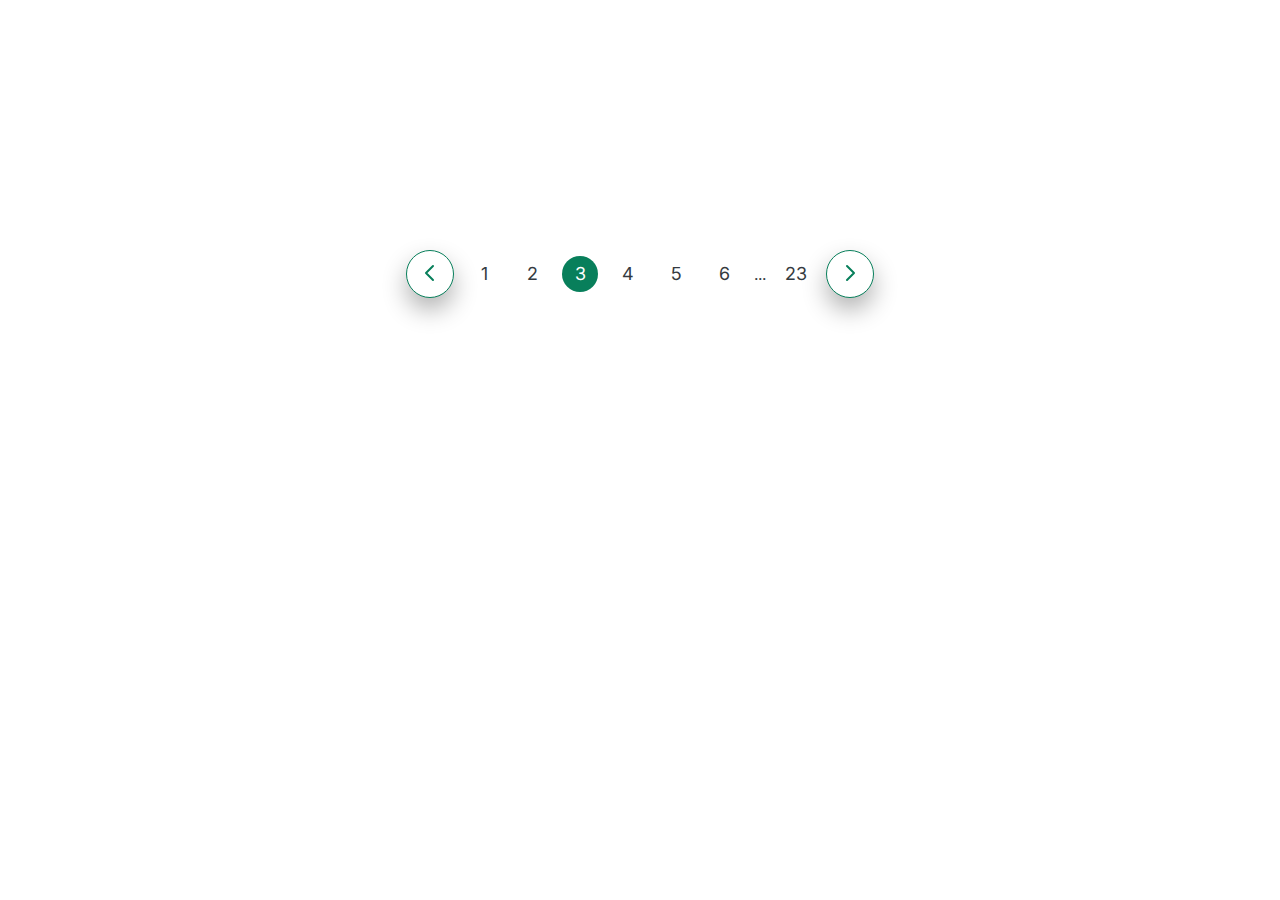
<file: css-course/html-css-course-master/starter/06-Components/04-pagination.html>
<!DOCTYPE html>
<html lang="en">
  <head>
    <meta charset="UTF-8" />
    <meta http-equiv="X-UA-Compatible" content="IE=edge" />
    <meta name="viewport" content="width=device-width, initial-scale=1.0" />
    <link
      href="https://fonts.googleapis.com/css2?family=Inter:wght@400;500;700&display=swap"
      rel="stylesheet"
    />

    <title>Pagination Component</title>

    <style>
      /*
      SPACING SYSTEM (px)
      2 / 4 / 8 / 12 / 16 / 24 / 32 / 48 / 64 / 80 / 96 / 128
      FONT SIZE SYSTEM (px)
      10 / 12 / 14 / 16 / 18 / 20 / 24 / 30 / 36 / 44 / 52 / 62 / 74 / 86 / 98
      */
      /*
      MAIN COLOR: #087f5b
      GREY COLOR: #343a40
      */

      * {
        margin: 0;
        padding: 0;
        box-sizing: border-box;
      }

      body {
        font-family: "Inter", sans-serif;
        color: #343a40;
        line-height: 1;
        display: flex;
        justify-content: center;
      }

      .pagination {
        display: flex;
        align-items: center;
        gap: 12px;
        margin-top: 250px;
      }
      /*
      .page-link,
      .dots {
        margin: 0 12px;
      } */

      .page-link:link,
      .page-link:visited {
        text-decoration: none;
        color: #343a40;
        font-size: 18px;
        height: 36px;
        width: 36px;
        border-radius: 50%;
        display: flex;
        align-items: center;
        justify-content: center;
      }

      .page-link:hover,
      .page-link:active,
      .page-link.link-active {
        color: #fff;
        background-color: #087f5b;
      }

      /* CONTROLS */

      .dots {
        color: #343a40;
      }

      .btn {
        background-color: #fff;
        border: 1px solid #087f5b;
        width: 48px;
        height: 48px;
        border-radius: 50%;
        box-shadow: 0 12px 24px rgba(0, 0, 0, 0.3);
      }

      .btn:hover {
        background-color: #087f5b;
      }

      .btn:hover .btn-icon {
        stroke: #fff;
      }

      .btn-icon {
        height: 24px;
        width: 24px;
        stroke: #087f5b;
        cursor: pointer;
      }

      .btn--left {
        left: 0;
      }

      .btn--right {
        right: 0;
      }
    </style>
  </head>
  <body>
    <div class="pagination">
      <button class="btn btn--left">
        <svg
          xmlns="http://www.w3.org/2000/svg"
          class="btn-icon"
          fill="none"
          viewBox="0 0 24 24"
          stroke="currentColor"
        >
          <path
            stroke-linecap="round"
            stroke-linejoin="round"
            stroke-width="2"
            d="M15 19l-7-7 7-7"
          />
        </svg>
      </button>

      <a href="#" class="page-link">1</a>
      <a href="#" class="page-link">2</a>
      <a href="#" class="page-link link-active">3</a>
      <a href="#" class="page-link">4</a>
      <a href="#" class="page-link">5</a>
      <a href="#" class="page-link">6</a>
      <span class="dots">...</span>
      <a href="#" class="page-link">23</a>

      <button class="btn btn--right">
        <svg
          xmlns="http://www.w3.org/2000/svg"
          class="btn-icon"
          fill="none"
          viewBox="0 0 24 24"
          stroke="currentColor"
        >
          <path
            stroke-linecap="round"
            stroke-linejoin="round"
            stroke-width="2"
            d="M9 5l7 7-7 7"
          />
        </svg>
      </button>
    </div>
  </body>
</html>
</file>
<file: css-course/html-css-course-master/starter/04-CSS-Layouts/style.css>
* {
  /* border-top: 10px solid #1098ad; */
  margin: 0;
  padding: 0;
  box-sizing: border-box;
}

/* PAGE SECTIONS */
body {
  color: #444;
  font-family: sans-serif;

  border-top: 10px solid #1098ad;
  position: relative;
}

.container {
  width: 1200px;
  /* margin-left: auto;
  margin-right: auto; */
  margin: 0 auto;
}

.main-header {
  background-color: #f7f7f7;
  /* padding: 20px;
  padding-left: 40px;
  padding-right: 40px; */
  padding: 20px 40px;
  margin-bottom: 60px;
  /* height: 80px; */
}

nav {
  font-size: 18px;
  /* text-align: center; */
}

article {
  margin-bottom: 60px;
}

.post-header {
  margin-bottom: 40px;
  /* position: relative; */
}

aside {
  background-color: #f7f7f7;
  border-top: 5px solid #1098ad;
  border-bottom: 5px solid #1098ad;
  padding: 50px 40px;
}

/* SMALLER ELEMENTS */
h1,
h2,
h3 {
  color: #1098ad;
}

h1 {
  font-size: 26px;
  text-transform: uppercase;
  font-style: italic;
}

h2 {
  font-size: 40px;
  margin-bottom: 30px;
}

h3 {
  font-size: 30px;
  margin-bottom: 20px;
  margin-top: 40px;
}

h4 {
  font-size: 20px;
  text-transform: uppercase;
  text-align: center;
  margin-bottom: 30px;
}

p {
  font-size: 22px;
  line-height: 1.5;
  /* margin-bottom: 15px; */
}

ul,
ol {
  margin-left: 50px;
  margin-bottom: 20px;
}

li {
  font-size: 20px;
  margin-bottom: 10px;
  /* display: inline; */
}

li:last-child {
  margin-bottom: 0;
}

/* footer p {
  font-size: 16px;
} */

/* article header p {
  font-style: italic;
} */

#author {
  font-style: italic;
  font-size: 18px;
}

#copyright {
  font-size: 16px;
}

.related-author {
  font-size: 18px;
  font-weight: bold;
}

/* ul {
  list-style: none;
} */

.related {
  list-style: none;
  margin-left: 0;
}

body {
  /* background-color: orangered; */
}

/* .first-li {
  font-weight: bold;
} */

li:first-child {
  font-weight: bold;
}

li:last-child {
  font-style: italic;
}

li:nth-child(even) {
  /* color: red; */
}

/* Misconception: this won't work! */
article p:first-child {
  color: red;
}

/* Styling links */
a:link {
  color: #1098ad;
  text-decoration: none;
}

a:visited {
  /* color: #777; */
  color: #1098ad;
}

a:hover {
  color: orangered;
  font-weight: bold;
  text-decoration: underline orangered;
}

a:active {
  background-color: black;
  font-style: italic;
}
/* LVHA */

.post-img {
  width: 100%;
  height: auto;
}

nav a:link {
  /* background-color: orangered;
  margin: 20px;
  padding: 20px;

  display: block; */

  margin-right: 30px;
  display: inline-block;
}

nav a:link:last-child {
  margin-right: 0;
}

button {
  font-size: 22px;
  padding: 20px;
  cursor: pointer;

  position: absolute;
  /* top: 50px;
  left: 50px; */
  bottom: 50px;
  right: 50px;
}

h1::first-letter {
  font-style: normal;
  margin-right: 5px;
}

h3 + p::first-line {
  /* color: red; */
}

h2 {
  /* background-color: orange; */
  position: relative;
}

h2::before {
  content: "TOP";
  background-color: #ffe70e;
  color: #444;
  font-size: 16px;
  font-weight: bold;
  display: inline-block;
  padding: 5px 10px;
  position: absolute;
  top: -10px;
  right: -25px;
}

/* Resolving conflicts */
/* #copyright {
  color: red;
}

.copyright {
  color: blue;
}

.text {
  color: yellow;
}

footer p {
  color: green !important;
} */

/* nav a:link,
nav p {
  font-size: 18px;
} */

/* FLOATS */

/* .author-img {
  float: left;
  margin-bottom: 20px;
}

.author {
  float: left;
  margin-top: 10px;
  margin-left: 20px;
}

h1 {
  float: left;
}

nav {
  float: right;
}

/* .clear {
  clear: both;
} 

.clearfix::after {
  clear: both;
  content: "";
  display: block;
}

article {
  width: 825px;
  float: left;
}

aside {
  width: 300px;
  float: right;
}

footer {
  clear: both;
} */

/* FLEX */

.main-header {
  display: flex;
  align-items: center;
  justify-content: space-between;
}

.author-box {
  display: flex;
  align-items: center;
  margin-bottom: 20px;
}

.author {
  margin-left: 15px;
}

.related-post {
  display: flex;
  align-items: center;
  gap: 20px;
  margin-bottom: 30px;
}

.related-link:link {
  font-size: 16px;
  font-weight: bold;
  font-style: normal;
  display: block;
  margin-bottom: 4px;
}

.related-author {
  margin-bottom: 0;
  font-weight: normal;
  font-size: 14px;
  font-style: italic;
}

/* FLEXBOX LAYOUT */

/* .row {
  display: flex;
  gap: 75px;
  margin-bottom: 60px;
  align-items: flex-start;
}

aside {
  /* DEFAULTS 
  flex-grow: 0;
  flex-shrink: 1;
  flex-basis: auto;

  flex: 0 0 300px;
}

article {
  flex: 1;
  margin-bottom: 0;
} */

/* CSS GRID LAYOUT */

.container {
  display: grid;
  grid-template-columns: 1fr 300px;
  column-gap: 75px;
  row-gap: 60px;
  align-items: start;
}

.main-header {
  grid-column: 1 / -1;
}

article {
}

aside {
}

footer {
  grid-column: 1 / -1;
}
</file>
<file: css-course/html-css-course-master/starter/05-Design/style.css>
/*
SPACING SYSTEM (px)
2 / 4 / 8 / 12 / 16 / 24 / 32 / 48 / 64 / 80 / 96 / 128

FONT SIZE SYSTEM (px)
10 / 12 / 14 / 16 / 18 / 20 / 24 / 30 / 36 / 44 / 52 / 62 / 74 / 86 / 98
*/

/*
MAIN COLOR #087f5b
GREY COLOR #343a40
*/



* {
  margin: 0;
  padding: 0;
  box-sizing: border-box;
}

/* ------------------------ */
/* GENERAL STYLES */
/* ------------------------ */
body {
  font-family: 'Inter',sans-serif;
  color: #343a40;
  border-bottom: 8px solid #087f5b;
}

.container {
  width: 960px;
  margin: 0 auto;
}

header,
section {
  margin-bottom: 96px;
}

h2 {
  margin-bottom: 48px;
  font-size: 30px;
  letter-spacing: -0.5px;
}

.grid-3-cols {
  display: grid;
  grid-template-columns: repeat(3, 1fr);
  column-gap: 80px;
}

.btn:link, .btn:visited {
  background-color:  #087f5b;
  color: #fff;
  font-weight: 500;
  text-decoration: none;
  text-transform: uppercase;
  display: inline-block;
  border-radius: 100px;
}

.btn:hover, .btn:active {
  background-color: #099268;

}

.btn--small {
  font-size: 14px;
  padding: 8px 12px;
}

.btn--big {
  font-size: 18px;
  padding: 16px 32px;
}

/* ------------------------ */
/* COMPONENT STYLES */
/* ------------------------ */

/* HEADER */
header {
  display: grid;
  grid-template-columns: repeat(2, 1fr);
  column-gap: 80px;
  margin-top: 64px;
}

.header-text-box {
  align-self: center;
  font-size: 18px;
  line-height: 1.5;
}

h1 {
  margin-bottom: 24px;
  font-size: 44px;
  line-height: 1.1;
  letter-spacing: -1.2px;
  margin-bottom: 32px;
}

.header-text {
  margin-bottom: 24px;
}

img {
  width: 100%;
  border-radius: 8px;
}

/* FEATURES */
.feature-icon {
  stroke: #087f5b;
  width: 36px;
  height: 36px;
  margin-bottom: 24px;
}

.features-title {
  margin-bottom: 16px;
  font-size: 20px;
}

.features-text {
  font-size: 16px;
  line-height: 1.5;
}

/* TESTIMONIAL */
.testimonial-section {
  background-color: #087f5b;
  color: #fff;
  padding: 24px;
  border-radius: 8px;
}

.testimonial-box {
  grid-column: 2 / -1;
  align-self: center;
}

.testimonial-box h2 {
  margin-bottom: 24px;
  font-size: 24px;
}

.testimonial-text {
  font-style: italic;
  margin-bottom: 24px;
  font-size: 16px;
  line-height: 1.5;
  color: #e6fcf5;
}

.testimonial-author {
  color: #c3fae8;
}

/* CHAIRS */
.chair {
  box-shadow: 0 20px 30px 0 rgba(0, 0, 0, 0.08);
  border-radius: 8px;
}

.chair img {
  border-bottom-left-radius:0 ;
  border-bottom-right-radius:0 ;

}

.chair-box {
  padding: 32px;
}

h3 {
  margin-bottom: 24px;
  font-size: 20px;
}

.chair-details {
  list-style: none;
  margin-bottom: 48px;
}

.chair-details li {
  display: flex;
  align-items: center;
  gap: 12px;
  margin-bottom: 16px;
}

.chair-details li:last-child {
  margin-bottom: 0;
}

.chair-icon {
  stroke: #087f5b;
  width: 24px;
  height: 24px;
}

.chair-price {
  display: flex;
  justify-content: space-between;
  align-items: center;
  font-size: 20px;
}

footer {
  margin-bottom: 48px;
  font-size: 14px;
  color: #495057;
}
</file>
